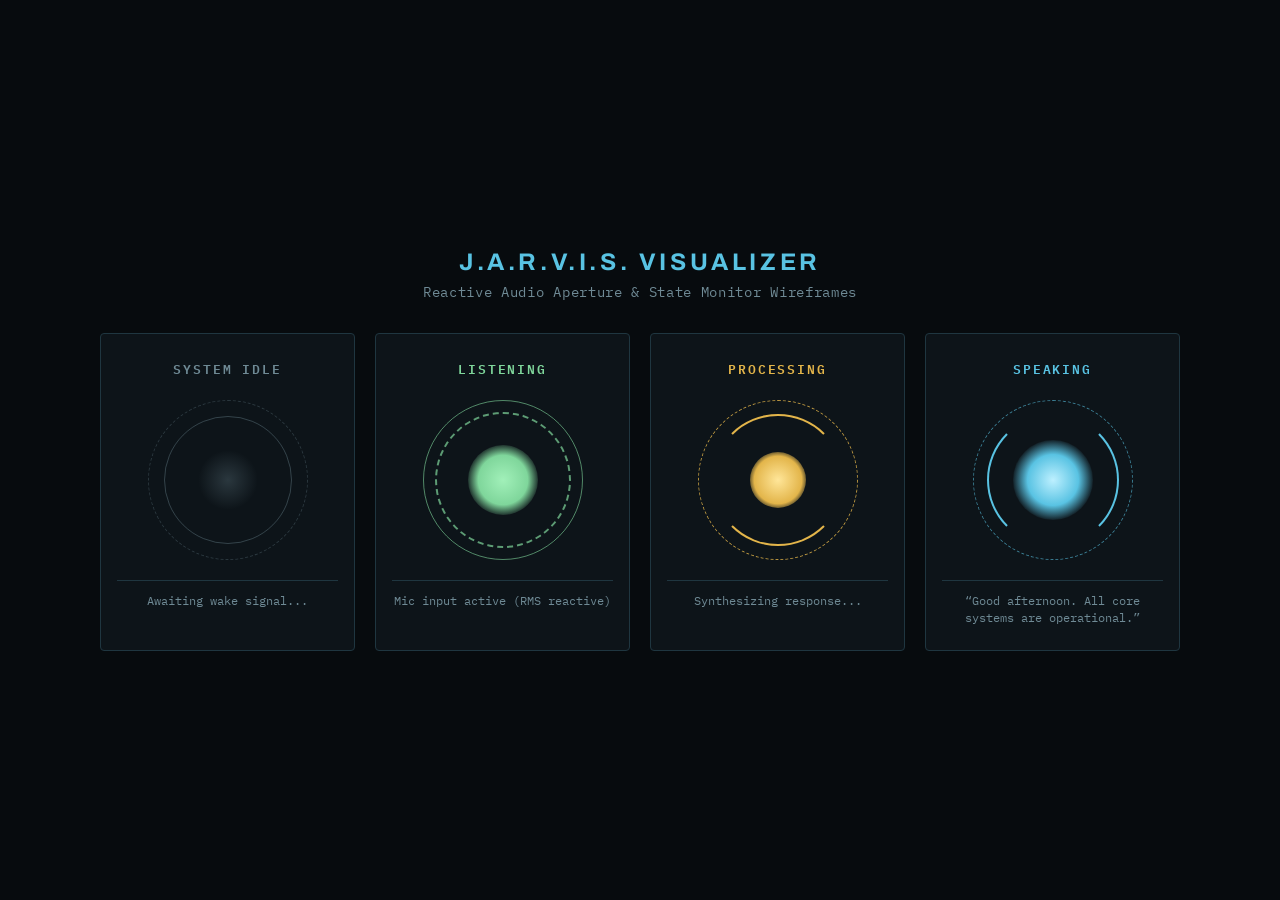
<file: .visual/wireframes/index.html>
<!DOCTYPE html>
<html lang="en">
<head>
  <meta charset="utf-8">
  <meta name="viewport" content="width=device-width, initial-scale=1">
  <title>Jarvis Audio Visualizer - Wireframe States</title>
  <link rel="preconnect" href="https://fonts.googleapis.com">
  <link rel="preconnect" href="https://fonts.gstatic.com" crossorigin>
  <link href="https://fonts.googleapis.com/css2?family=Archivo:wdth,wght@112,600;112,800&family=IBM+Plex+Mono:wght@400;500;600&display=swap" rel="stylesheet">
  <style>
    :root {
      --bg: #070b0e;
      --surface: #0d1419;
      --border: #1f3640;
      --ink: #cfe6ee;
      --dim: #6f8a95;
      --glow: #59c3e3;
      --core: #bdf0ff;
      --listening: #7fd69b;
      --thinking: #e3b54a;
      --font-display: "Archivo", sans-serif;
      --font-mono: "IBM Plex Mono", monospace;
    }
    * { box-sizing: border-box; margin: 0; padding: 0; }
    body {
      background: var(--bg);
      color: var(--ink);
      font-family: var(--font-mono);
      min-height: 100vh;
      display: flex;
      flex-direction: column;
      align-items: center;
      justify-content: center;
      padding: 24px;
    }
    header {
      text-align: center;
      margin-bottom: 32px;
    }
    h1 {
      font-family: var(--font-display);
      font-size: 1.5rem;
      letter-spacing: 0.15em;
      text-transform: uppercase;
      color: var(--glow);
      margin-bottom: 8px;
    }
    p.sub {
      color: var(--dim);
      font-size: 0.85rem;
      letter-spacing: 0.05em;
    }
    .grid {
      display: grid;
      grid-template-columns: repeat(auto-fit, minmax(240px, 1fr));
      gap: 20px;
      width: 100%;
      max-width: 1080px;
    }
    .state-card {
      background: var(--surface);
      border: 1px solid var(--border);
      padding: 24px 16px;
      display: flex;
      flex-direction: column;
      align-items: center;
      gap: 20px;
      border-radius: 4px;
    }
    .state-title {
      font-size: 0.8rem;
      font-weight: 600;
      letter-spacing: 0.15em;
      text-transform: uppercase;
    }
    .orbbox {
      width: 160px;
      height: 160px;
      position: relative;
    }
    .orb-ring {
      position: absolute;
      border-radius: 50%;
    }
    /* IDLE */
    .idle .state-title { color: var(--dim); }
    .idle .r1 { inset: 0; border: 1px dashed var(--dim); opacity: 0.3; animation: spin 40s linear infinite; }
    .idle .r2 { inset: 16px; border: 1px solid var(--dim); opacity: 0.4; }
    .idle .core { inset: 50px; background: radial-gradient(circle, var(--dim) 0%, transparent 70%); opacity: 0.3; animation: breathe 4s ease-in-out infinite; }

    /* LISTENING */
    .listening .state-title { color: var(--listening); }
    .listening .r1 { inset: 0; border: 1px solid var(--listening); opacity: 0.6; animation: spin 20s linear infinite; }
    .listening .r2 { inset: 12px; border: 2px dashed var(--listening); opacity: 0.7; }
    .listening .core { inset: 45px; background: radial-gradient(circle, #a1f0b9 0%, var(--listening) 50%, transparent 75%); animation: pulse-mic 1s ease-in-out infinite; }

    /* THINKING */
    .thinking .state-title { color: var(--thinking); }
    .thinking .r1 { inset: 0; border: 1px dashed var(--thinking); opacity: 0.8; animation: spin 6s linear infinite; }
    .thinking .r2 { inset: 14px; border: 2px solid transparent; border-top-color: var(--thinking); border-bottom-color: var(--thinking); animation: spin 3s linear infinite reverse; }
    .thinking .core { inset: 52px; background: radial-gradient(circle, #ffe699 0%, var(--thinking) 60%, transparent 80%); animation: breathe 1.5s ease-in-out infinite; }

    /* SPEAKING */
    .speaking .state-title { color: var(--glow); }
    .speaking .r1 { inset: 0; border: 1px dashed var(--glow); opacity: 0.6; animation: spin 25s linear infinite; }
    .speaking .r2 { inset: 14px; border: 2px solid transparent; border-left-color: var(--glow); border-right-color: var(--glow); animation: spin 10s linear infinite reverse; }
    .speaking .core { inset: 40px; background: radial-gradient(circle, var(--core) 0%, var(--glow) 45%, rgba(89, 195, 227, 0.1) 70%); animation: voice-wave 0.7s ease-in-out infinite alternate; }

    .subtitle-preview {
      font-size: 0.75rem;
      color: var(--dim);
      text-align: center;
      line-height: 1.4;
      min-height: 2.8em;
      border-top: 1px solid var(--border);
      width: 100%;
      padding-top: 12px;
    }

    @keyframes spin { to { transform: rotate(360deg); } }
    @keyframes breathe { 0%, 100% { transform: scale(0.92); opacity: 0.4; } 50% { transform: scale(1.05); opacity: 0.8; } }
    @keyframes pulse-mic { 0%, 100% { transform: scale(0.88); opacity: 0.5; } 50% { transform: scale(1.12); opacity: 0.95; } }
    @keyframes voice-wave { 0% { transform: scale(0.85); box-shadow: 0 0 10px rgba(89,195,227,0.3); } 100% { transform: scale(1.18); box-shadow: 0 0 25px rgba(89,195,227,0.8); } }
  </style>
</head>
<body>
  <header>
    <h1>J.A.R.V.I.S. Visualizer</h1>
    <p class="sub">Reactive Audio Aperture &amp; State Monitor Wireframes</p>
  </header>

  <div class="grid">
    <div class="state-card idle">
      <div class="state-title">System Idle</div>
      <div class="orbbox">
        <span class="orb-ring r1"></span>
        <span class="orb-ring r2"></span>
        <span class="orb-ring core"></span>
      </div>
      <div class="subtitle-preview">Awaiting wake signal...</div>
    </div>

    <div class="state-card listening">
      <div class="state-title">Listening</div>
      <div class="orbbox">
        <span class="orb-ring r1"></span>
        <span class="orb-ring r2"></span>
        <span class="orb-ring core"></span>
      </div>
      <div class="subtitle-preview">Mic input active (RMS reactive)</div>
    </div>

    <div class="state-card thinking">
      <div class="state-title">Processing</div>
      <div class="orbbox">
        <span class="orb-ring r1"></span>
        <span class="orb-ring r2"></span>
        <span class="orb-ring core"></span>
      </div>
      <div class="subtitle-preview">Synthesizing response...</div>
    </div>

    <div class="state-card speaking">
      <div class="state-title">Speaking</div>
      <div class="orbbox">
        <span class="orb-ring r1"></span>
        <span class="orb-ring r2"></span>
        <span class="orb-ring core"></span>
      </div>
      <div class="subtitle-preview">&ldquo;Good afternoon. All core systems are operational.&rdquo;</div>
    </div>
  </div>
</body>
</html>
</file>
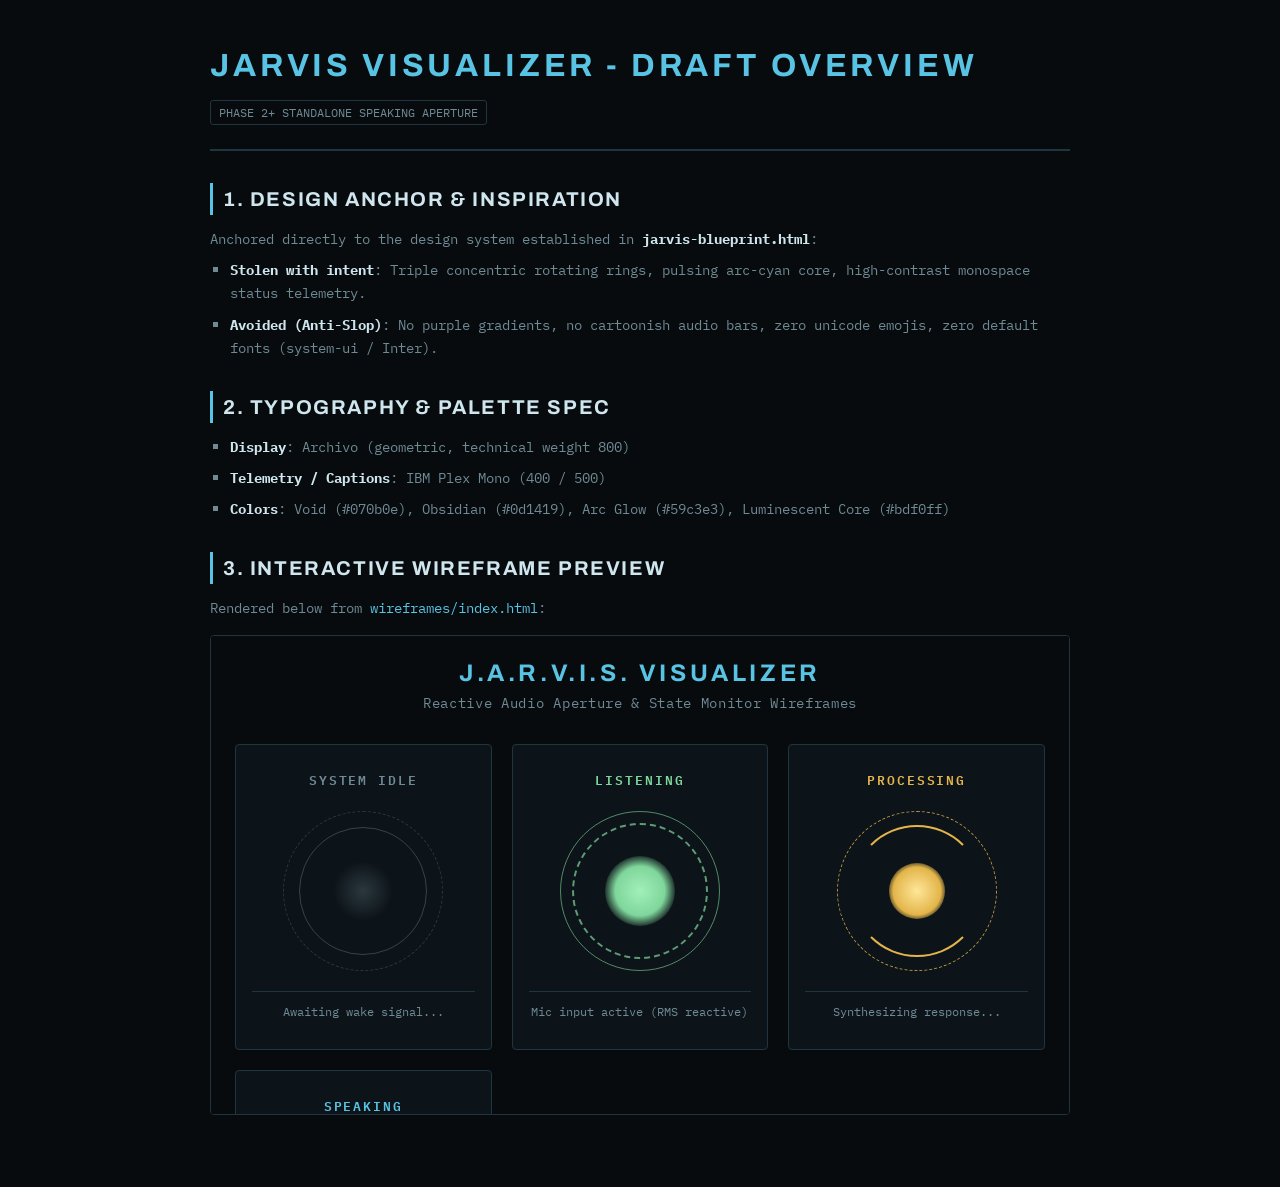
<file: .visual/DRAFT_OVERVIEW.html>
<!DOCTYPE html>
<html lang="en">
<head>
  <meta charset="utf-8">
  <meta name="viewport" content="width=device-width, initial-scale=1">
  <title>Jarvis Visualizer - Visual Draft Overview</title>
  <link rel="preconnect" href="https://fonts.googleapis.com">
  <link rel="preconnect" href="https://fonts.gstatic.com" crossorigin>
  <link href="https://fonts.googleapis.com/css2?family=Archivo:wdth,wght@112,600;112,800&family=IBM+Plex+Mono:wght@400;500;600&display=swap" rel="stylesheet">
  <style>
    :root {
      --bg: #070b0e;
      --surface: #0d1419;
      --border: #1f3640;
      --ink: #cfe6ee;
      --dim: #6f8a95;
      --glow: #59c3e3;
      --font-display: "Archivo", sans-serif;
      --font-mono: "IBM Plex Mono", monospace;
    }
    * { box-sizing: border-box; margin: 0; padding: 0; }
    body {
      background: var(--bg);
      color: var(--ink);
      font-family: var(--font-mono);
      line-height: 1.6;
      padding: 40px 20px;
      max-width: 900px;
      margin: 0 auto;
    }
    header {
      border-bottom: 2px solid var(--border);
      padding-bottom: 24px;
      margin-bottom: 32px;
    }
    h1 {
      font-family: var(--font-display);
      font-size: 2rem;
      letter-spacing: 0.12em;
      text-transform: uppercase;
      color: var(--glow);
      margin-bottom: 8px;
    }
    .badge {
      display: inline-block;
      font-size: 0.75rem;
      color: var(--dim);
      border: 1px solid var(--border);
      padding: 2px 8px;
      border-radius: 3px;
      text-transform: uppercase;
    }
    section {
      margin-bottom: 32px;
    }
    h2 {
      font-family: var(--font-display);
      font-size: 1.25rem;
      letter-spacing: 0.08em;
      text-transform: uppercase;
      color: var(--ink);
      margin-bottom: 12px;
      border-left: 3px solid var(--glow);
      padding-left: 10px;
    }
    p, li {
      font-size: 0.9rem;
      color: var(--dim);
      margin-bottom: 8px;
    }
    strong { color: var(--ink); }
    ul { list-style: square; padding-left: 20px; }
    .frame-container {
      width: 100%;
      height: 480px;
      border: 1px solid var(--border);
      background: #000;
      margin-top: 16px;
      border-radius: 4px;
      overflow: hidden;
    }
    iframe {
      width: 100%;
      height: 100%;
      border: none;
    }
    a {
      color: var(--glow);
      text-decoration: none;
    }
    a:hover {
      text-decoration: underline;
    }
  </style>
</head>
<body>
  <header>
    <h1>Jarvis Visualizer - Draft Overview</h1>
    <span class="badge">Phase 2+ Standalone Speaking Aperture</span>
  </header>

  <section>
    <h2>1. Design Anchor &amp; Inspiration</h2>
    <p>Anchored directly to the design system established in <strong>jarvis-blueprint.html</strong>:</p>
    <ul>
      <li><strong>Stolen with intent</strong>: Triple concentric rotating rings, pulsing arc-cyan core, high-contrast monospace status telemetry.</li>
      <li><strong>Avoided (Anti-Slop)</strong>: No purple gradients, no cartoonish audio bars, zero unicode emojis, zero default fonts (system-ui / Inter).</li>
    </ul>
  </section>

  <section>
    <h2>2. Typography &amp; Palette Spec</h2>
    <ul>
      <li><strong>Display</strong>: Archivo (geometric, technical weight 800)</li>
      <li><strong>Telemetry / Captions</strong>: IBM Plex Mono (400 / 500)</li>
      <li><strong>Colors</strong>: Void (#070b0e), Obsidian (#0d1419), Arc Glow (#59c3e3), Luminescent Core (#bdf0ff)</li>
    </ul>
  </section>

  <section>
    <h2>3. Interactive Wireframe Preview</h2>
    <p>Rendered below from <a href="wireframes/index.html" target="_blank">wireframes/index.html</a>:</p>
    <div class="frame-container">
      <iframe src="wireframes/index.html" title="Wireframes Preview"></iframe>
    </div>
  </section>
</body>
</html>
</file>
